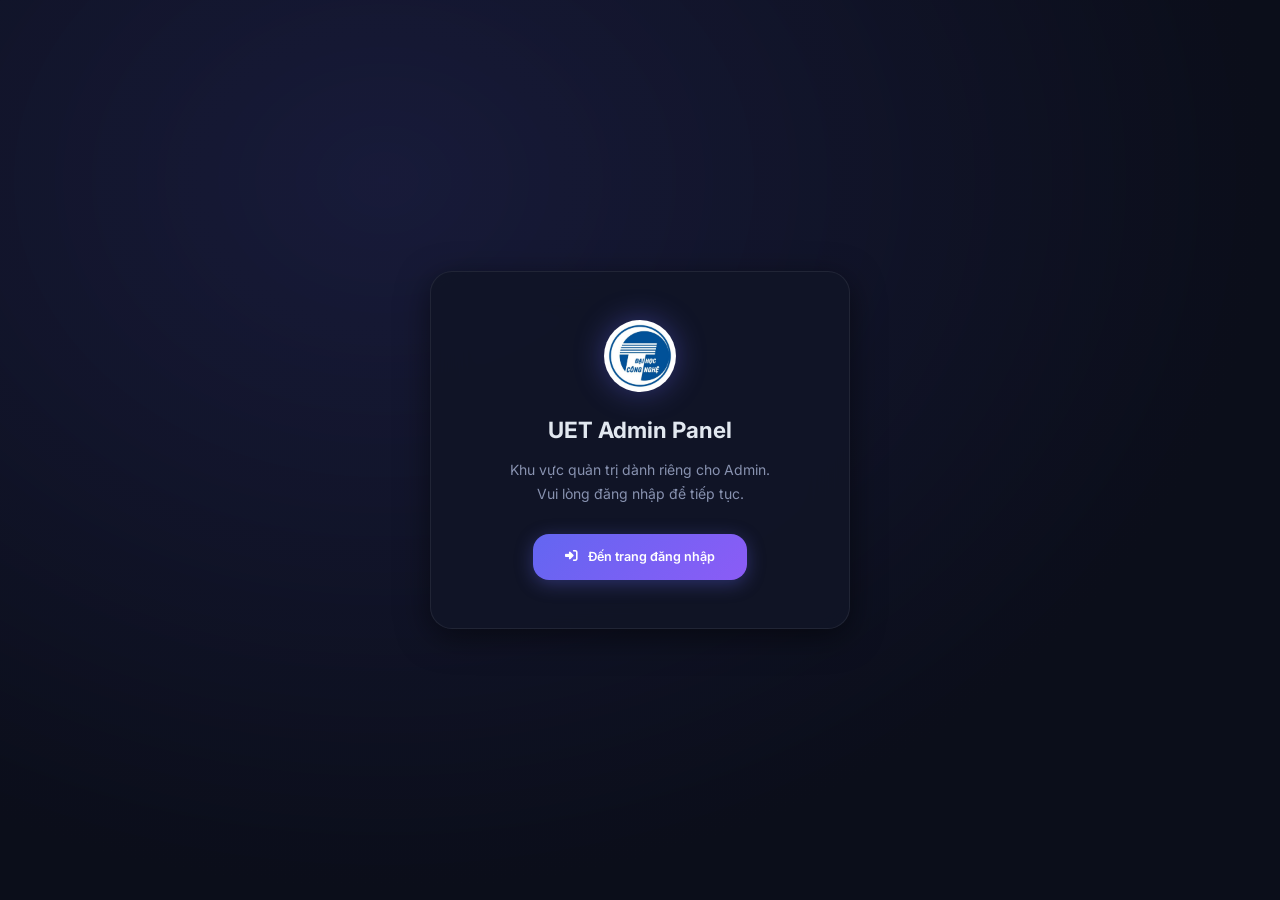
<file: frontend-admin/src/index.html>
<!DOCTYPE html>
<html lang="vi">
<head>
    <meta charset="UTF-8">
    <meta name="viewport" content="width=device-width, initial-scale=1.0">
    <meta name="description" content="UET RAG Admin Dashboard – Quản trị hệ thống RAG Chatbot UET">
    <title>Admin Dashboard – UET RAG System</title>

    <!-- Favicon -->
    <link rel="icon" type="image/x-icon" href="favicon.ico">
    <link rel="icon" type="image/png" sizes="32x32" href="assets/vnu-uet.png">
    <link rel="icon" type="image/jpeg" href="assets/vnu-uet.jpg">
    <link rel="shortcut icon" type="image/x-icon" href="favicon.ico">
    <link rel="apple-touch-icon" href="assets/vnu-uet.png">

    <link rel="preconnect" href="https://fonts.googleapis.com">
    <link rel="preconnect" href="https://fonts.gstatic.com" crossorigin>
    <link href="https://fonts.googleapis.com/css2?family=Inter:wght@300;400;500;600;700;800&display=swap" rel="stylesheet">
    <link rel="stylesheet" href="https://cdnjs.cloudflare.com/ajax/libs/font-awesome/6.5.0/css/all.min.css">

    <link rel="stylesheet" href="css/style.css?v=1.0.9">
</head>
<body>

<!-- =====================================================================
     AUTH GUARD OVERLAY
====================================================================== -->
<div id="authOverlay" class="auth-overlay hidden">
    <div class="auth-card">
        <div class="auth-logo">
            <div class="logo-shield"><img src="assets/vnu-uet.png" alt="VNU UET Logo" class="brand-logo-img" style="width:100%;height:100%;object-fit:contain;border-radius:inherit;"></div>
        </div>
        <h1 class="auth-title">UET Admin Panel</h1>
        <p class="auth-subtitle">Khu vực quản trị dành riêng cho Admin.<br>Vui lòng đăng nhập để tiếp tục.</p>
        <a id="goToLoginBtn" href="#" class="auth-btn">
            <i class="fas fa-sign-in-alt"></i> Đến trang đăng nhập
        </a>
    </div>
</div>

<!-- =====================================================================
     ACCESS DENIED OVERLAY (role != admin)
====================================================================== -->
<div id="accessDeniedOverlay" class="auth-overlay hidden">
    <div class="auth-card">
        <div class="auth-logo">
            <div class="logo-shield danger"><i class="fas fa-ban"></i></div>
        </div>
        <h1 class="auth-title" style="color:#f87171;">Truy cập bị từ chối</h1>
        <p class="auth-subtitle">Tài khoản của bạn không có quyền Admin để truy cập trang này.</p>
        <a id="backToUserBtn" href="#" class="auth-btn" style="background:linear-gradient(135deg,#f87171,#ef4444);">
            <i class="fas fa-arrow-left"></i> Quay về trang Chatbot
        </a>
    </div>
</div>

<!-- =====================================================================
     MAIN ADMIN LAYOUT
====================================================================== -->
<div id="adminLayout" class="admin-layout hidden">

    <!-- ======= SIDEBAR ======= -->
    <aside class="sidebar" id="sidebar">
        <div class="sidebar-header">
            <div class="brand">
                <div class="brand-icon"><img src="assets/vnu-uet.png" alt="VNU UET Logo" class="brand-logo-img" style="width:100%;height:100%;object-fit:contain;border-radius:inherit;"></div>
                <div class="brand-text">
                    <span class="brand-name">UET Admin</span>
                    <span class="brand-tagline">Dashboard Quản trị</span>
                </div>
            </div>
            <button id="closeSidebarBtn" class="icon-btn sidebar-close-btn"><i class="fas fa-times"></i></button>
        </div>

        <nav class="sidebar-nav">
            <a href="#" class="nav-item active" data-page="overview" id="nav-overview">
                <i class="fas fa-chart-pie"></i><span>Tổng quan</span>
            </a>
            <a href="#" class="nav-item" data-page="documents" id="nav-documents">
                <i class="fas fa-file-pdf"></i><span>Quản lý tài liệu</span>
            </a>
            <a href="#" class="nav-item" data-page="users" id="nav-users">
                <i class="fas fa-users"></i><span>Quản lý người dùng</span>
            </a>
            <a href="#" class="nav-item" data-page="tasks" id="nav-tasks">
                <i class="fas fa-gears"></i><span>Hàng đợi Worker</span>
                <span class="nav-badge" id="taskBadge" style="display:none">0</span>
            </a>
        </nav>

        <div class="sidebar-footer">
            <div class="user-profile">
                <div class="user-avatar" id="adminAvatar">A</div>
                <div class="user-info">
                    <span class="user-name" id="adminName">Admin</span>
                    <span class="user-role-badge"><i class="fas fa-crown"></i> Administrator</span>
                </div>
            </div>
            <button id="logoutBtn" class="icon-btn logout-btn" title="Đăng xuất">
                <i class="fas fa-right-from-bracket"></i>
            </button>
        </div>
    </aside>

    <div id="sidebarOverlay" class="sidebar-overlay"></div>

    <!-- ======= MAIN CONTENT ======= -->
    <div class="main-content">

        <!-- Topbar -->
        <header class="topbar">
            <button id="openSidebarBtn" class="icon-btn topbar-menu-btn"><i class="fas fa-bars"></i></button>
            <div class="topbar-title">
                <i class="fas fa-chart-pie" id="topbarIcon"></i>
                <span id="topbarText">Tổng quan hệ thống</span>
            </div>
            <div class="topbar-right">
                <div class="topbar-time" id="topbarTime"></div>
                <button class="icon-btn" id="refreshBtn" title="Làm mới dữ liệu"><i class="fas fa-rotate-right"></i></button>
            </div>
        </header>

        <!-- ===== PAGE: OVERVIEW ===== -->
        <section id="page-overview" class="page-section">
            <!-- Stat Cards -->
            <div class="stats-grid">
                <div class="stat-card" id="stat-users">
                    <div class="stat-icon blue"><i class="fas fa-users"></i></div>
                    <div class="stat-body">
                        <div class="stat-value" id="statTotalUsers">–</div>
                        <div class="stat-label">Tổng người dùng</div>
                    </div>
                    <div class="stat-trend up"><i class="fas fa-arrow-trend-up"></i></div>
                </div>
                <div class="stat-card" id="stat-docs">
                    <div class="stat-icon purple"><i class="fas fa-file-pdf"></i></div>
                    <div class="stat-body">
                        <div class="stat-value" id="statTotalDocs">–</div>
                        <div class="stat-label">Tài liệu đã nạp</div>
                    </div>
                    <div class="stat-trend up"><i class="fas fa-arrow-trend-up"></i></div>
                </div>
                <div class="stat-card" id="stat-sessions">
                    <div class="stat-icon green"><i class="fas fa-comments"></i></div>
                    <div class="stat-body">
                        <div class="stat-value" id="statTotalSessions">–</div>
                        <div class="stat-label">Phiên chat tổng cộng</div>
                    </div>
                    <div class="stat-trend up"><i class="fas fa-arrow-trend-up"></i></div>
                </div>
                <div class="stat-card" id="stat-tasks">
                    <div class="stat-icon orange"><i class="fas fa-gears"></i></div>
                    <div class="stat-body">
                        <div class="stat-value" id="statPendingTasks">–</div>
                        <div class="stat-label">Task đang xử lý</div>
                    </div>
                </div>
            </div>

            <!-- Activity & Quick Upload -->
            <div class="overview-grid">
                <div class="card">
                    <div class="card-header">
                        <h3 class="card-title"><i class="fas fa-clock-rotate-left"></i> Hoạt động gần đây</h3>
                    </div>
                    <div class="card-body" id="recentActivity">
                        <div class="placeholder-anim"></div>
                        <div class="placeholder-anim short"></div>
                        <div class="placeholder-anim"></div>
                        <div class="placeholder-anim short"></div>
                    </div>
                </div>
                <div class="card">
                    <div class="card-header">
                        <h3 class="card-title"><i class="fas fa-upload"></i> Tải tài liệu nhanh</h3>
                    </div>
                    <div class="card-body">
                        <div class="drop-zone mini" id="miniDropZone">
                            <i class="fas fa-cloud-arrow-up"></i>
                            <p>Kéo thả hoặc <label for="miniFileInput" class="browse-link">chọn file PDF</label></p>
                            <input type="file" id="miniFileInput" accept=".pdf,.docx" hidden>
                        </div>
                        <div id="miniUploadStatus"></div>
                    </div>
                </div>
            </div>
        </section>

        <!-- ===== PAGE: DOCUMENTS ===== -->
        <section id="page-documents" class="page-section hidden">
            <div class="page-toolbar">
                <div class="toolbar-left">
                    <div class="search-box">
                        <i class="fas fa-magnifying-glass"></i>
                        <input type="text" id="docSearchInput" placeholder="Tìm kiếm tài liệu...">
                    </div>
                </div>
                <button class="btn-primary" id="openUploadModalBtn">
                    <i class="fas fa-plus"></i> Tải lên tài liệu
                </button>
            </div>

            <div class="card">
                <div class="card-body p0">
                    <table class="data-table" id="docsTable">
                        <thead>
                            <tr>
                                <th>#</th>
                                <th>Tên tài liệu</th>
                                <th>Loại</th>
                                <th>Kích thước</th>
                                <th>Trạng thái</th>
                                <th>Ngày tải</th>
                                <th>Hành động</th>
                            </tr>
                        </thead>
                        <tbody id="docsTableBody">
                            <tr><td colspan="7" class="table-loading"><i class="fas fa-spinner fa-spin"></i> Đang tải...</td></tr>
                        </tbody>
                    </table>
                </div>
            </div>
        </section>

        <!-- ===== PAGE: USERS ===== -->
        <section id="page-users" class="page-section hidden">
            <div class="page-toolbar">
                <div class="toolbar-left">
                    <div class="search-box">
                        <i class="fas fa-magnifying-glass"></i>
                        <input type="text" id="userSearchInput" placeholder="Tìm kiếm người dùng...">
                    </div>
                    <select id="roleFilter" class="filter-select">
                        <option value="">Tất cả role</option>
                        <option value="student">Student</option>
                        <option value="admin">Admin</option>
                    </select>
                </div>
                <div class="stat-pill"><i class="fas fa-users"></i> Tổng: <strong id="userCountPill">0</strong></div>
            </div>

            <div class="card">
                <div class="card-body p0">
                    <table class="data-table" id="usersTable">
                        <thead>
                            <tr>
                                <th>#</th>
                                <th>Người dùng</th>
                                <th>Email</th>
                                <th>Role</th>
                                <th>Ngày tạo</th>
                                <th>Phiên chat</th>
                                <th>Hành động</th>
                            </tr>
                        </thead>
                        <tbody id="usersTableBody">
                            <tr><td colspan="7" class="table-loading"><i class="fas fa-spinner fa-spin"></i> Đang tải...</td></tr>
                        </tbody>
                    </table>
                </div>
            </div>
        </section>

        <!-- ===== PAGE: TASKS ===== -->
        <section id="page-tasks" class="page-section hidden">
            <div class="page-toolbar">
                <div class="toolbar-left">
                    <span class="toolbar-desc"><i class="fas fa-info-circle"></i> Theo dõi trạng thái xử lý tài liệu của Worker</span>
                </div>
                <button class="btn-secondary" id="refreshTasksBtn">
                    <i class="fas fa-rotate-right"></i> Làm mới
                </button>
            </div>
            <div class="tasks-list" id="tasksList">
                <div class="table-loading"><i class="fas fa-spinner fa-spin"></i> Đang tải...</div>
            </div>
        </section>

    </div><!-- end main-content -->
</div><!-- end adminLayout -->

<!-- =====================================================================
     UPLOAD MODAL
====================================================================== -->
<div id="uploadModal" class="modal-overlay hidden">
    <div class="modal-card wide">
        <div class="modal-head">
            <h3><i class="fas fa-cloud-arrow-up"></i> Tải lên tài liệu mới</h3>
            <button class="icon-btn modal-close-btn" id="closeUploadModalBtn"><i class="fas fa-times"></i></button>
        </div>
        <div class="modal-body">
            <div class="drop-zone" id="dropZone">
                <div class="drop-zone-inner">
                    <i class="fas fa-file-arrow-up drop-zone-icon"></i>
                    <h4>Kéo & thả file vào đây</h4>
                    <p>Hỗ trợ định dạng <strong>PDF</strong> và <strong>DOCX</strong> – Tối đa 50MB mỗi file</p>
                    <label for="fileInput" class="btn-secondary" style="cursor:pointer;display:inline-flex;">
                        <i class="fas fa-folder-open"></i> Chọn file từ máy tính
                    </label>
                    <input type="file" id="fileInput" accept=".pdf,.docx" multiple hidden>
                </div>
            </div>
            <div id="fileQueue" class="file-queue"></div>
        </div>
        <div class="modal-foot">
            <button class="btn-secondary" id="cancelUploadBtn">Huỷ</button>
            <button class="btn-primary" id="startUploadBtn" disabled>
                <i class="fas fa-upload"></i> Bắt đầu tải lên
            </button>
        </div>
    </div>
</div>

<!-- =====================================================================
     CONFIRM MODAL
====================================================================== -->
<div id="confirmModal" class="modal-overlay hidden">
    <div class="modal-card">
        <div class="modal-icon-wrap"><i class="fas fa-triangle-exclamation" id="confirmIcon"></i></div>
        <h3 id="confirmTitle" class="modal-title">Xác nhận</h3>
        <p id="confirmDesc" class="modal-desc">Bạn có chắc chắn không?</p>
        <div class="modal-actions">
            <button class="btn-secondary" id="confirmCancelBtn">Huỷ</button>
            <button class="btn-danger" id="confirmOkBtn">Xác nhận</button>
        </div>
    </div>
</div>

<!-- =====================================================================
     USER DETAIL MODAL
====================================================================== -->
<div id="userDetailModal" class="modal-overlay hidden">
    <div class="modal-card">
        <div class="modal-head">
            <h3><i class="fas fa-id-card"></i> Chi tiết người dùng</h3>
            <button class="icon-btn modal-close-btn" id="closeUserDetailModalBtn"><i class="fas fa-times"></i></button>
        </div>
        <div class="modal-body" id="userDetailContent" style="padding: 1rem 0;"></div>
        <div class="modal-foot">
            <button class="btn-secondary" id="closeUserDetailBtn">Đóng</button>
        </div>
    </div>
</div>

<!-- =====================================================================
     EDIT USER MODAL
====================================================================== -->
<div id="editUserModal" class="modal-overlay hidden">
    <div class="modal-card">
        <div class="modal-head">
            <h3><i class="fas fa-user-pen"></i> Chỉnh sửa người dùng</h3>
            <button class="icon-btn modal-close-btn" id="closeEditUserModalBtn"><i class="fas fa-times"></i></button>
        </div>
        <form id="editUserForm">
            <div class="modal-body" style="display: flex; flex-direction: column; gap: 14px; padding: 1rem 0;">
                <input type="hidden" id="editUserId">
                <div class="form-group">
                    <label for="editFullName" style="font-size: 0.85rem; color: var(--text-secondary); display: block; margin-bottom: 6px;">Họ và tên</label>
                    <input type="text" id="editFullName" class="form-input" required style="width:100%; padding:10px 14px; border-radius:8px; border:1px solid var(--border); background:var(--bg-card); color:var(--text-main); font-size:0.9rem;">
                </div>
                <div class="form-group">
                    <label for="editEmail" style="font-size: 0.85rem; color: var(--text-secondary); display: block; margin-bottom: 6px;">Email</label>
                    <input type="email" id="editEmail" class="form-input" required style="width:100%; padding:10px 14px; border-radius:8px; border:1px solid var(--border); background:var(--bg-card); color:var(--text-main); font-size:0.9rem;">
                </div>
                <div class="form-group">
                    <label for="editRole" style="font-size: 0.85rem; color: var(--text-secondary); display: block; margin-bottom: 6px;">Vai trò (Role)</label>
                    <select id="editRole" class="form-input" style="width:100%; padding:10px 14px; border-radius:8px; border:1px solid var(--border); background:var(--bg-card); color:var(--text-main); font-size:0.9rem;">
                        <option value="student">Student</option>
                        <option value="admin">Admin</option>
                    </select>
                </div>
                <div class="form-group">
                    <label for="editPassword" style="font-size: 0.85rem; color: var(--text-secondary); display: block; margin-bottom: 6px;">Mật khẩu mới <span style="font-size:0.75rem; color:var(--text-muted);">(bỏ trống nếu không muốn đổi)</span></label>
                    <input type="password" id="editPassword" class="form-input" placeholder="Nhập mật khẩu mới..." style="width:100%; padding:10px 14px; border-radius:8px; border:1px solid var(--border); background:var(--bg-card); color:var(--text-main); font-size:0.9rem;">
                </div>
            </div>
            <div class="modal-foot">
                <button type="button" class="btn-secondary" id="cancelEditUserBtn">Hủy</button>
                <button type="submit" class="btn-primary" id="saveEditUserBtn"><i class="fas fa-save"></i> Lưu thay đổi</button>
            </div>
        </form>
    </div>
</div>

<!-- Toast Container -->
<div id="toastContainer" class="toast-container"></div>

<script type="module" src="js/main.js?v=1.0.4"></script>
</body>
</html>
</file>
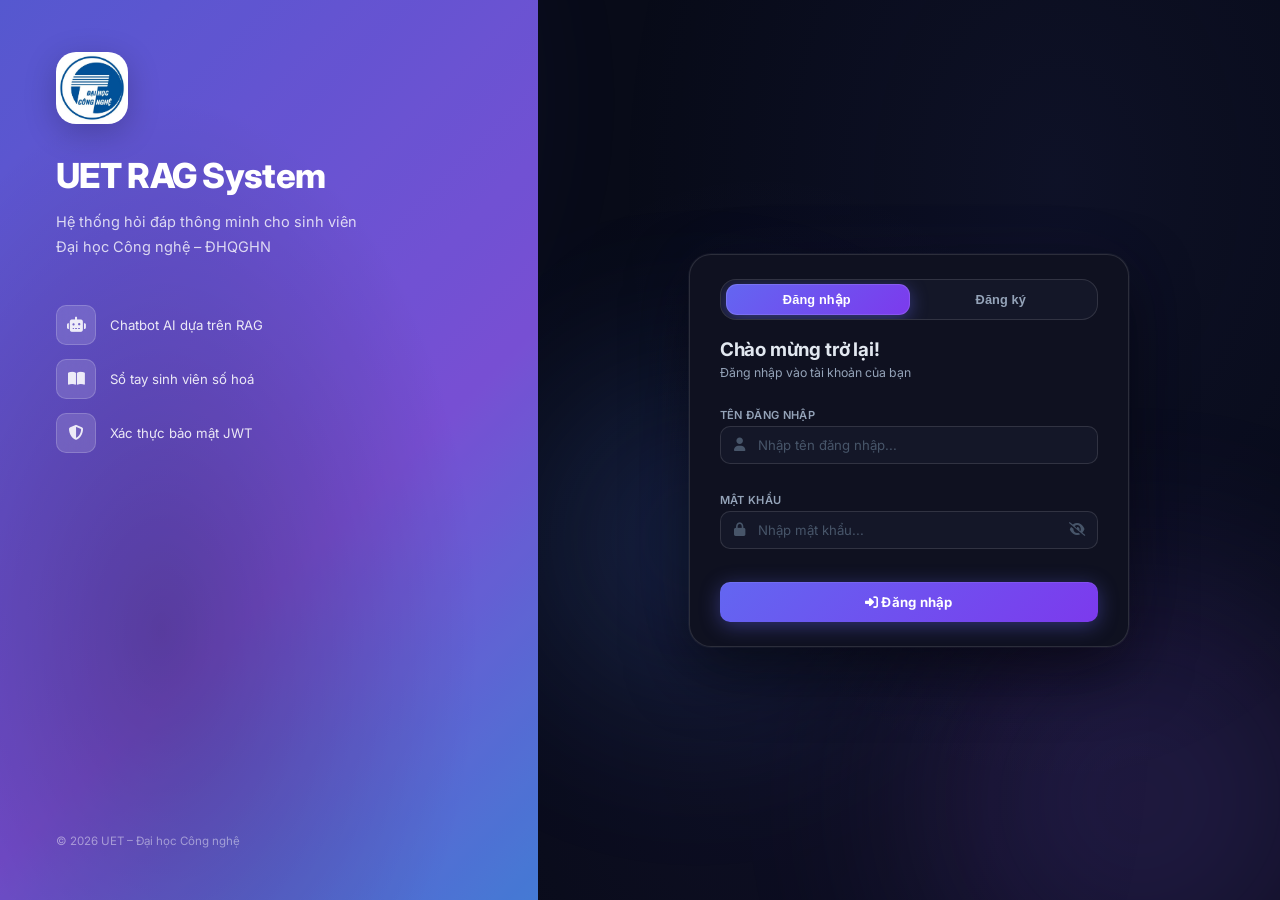
<file: frontend-login/src/index.html>
<!DOCTYPE html>
<html lang="vi">
<head>
    <meta charset="UTF-8">
    <meta name="viewport" content="width=device-width, initial-scale=1.0">
    <meta name="description" content="UET RAG System – Đăng nhập và Đăng ký tài khoản">
    <title>UET RAG System – Đăng nhập</title>

    <!-- Favicon -->
    <link rel="icon" type="image/x-icon" href="favicon.ico">
    <link rel="icon" type="image/png" sizes="32x32" href="assets/vnu-uet.png">
    <link rel="icon" type="image/jpeg" href="assets/vnu-uet.jpg">
    <link rel="shortcut icon" type="image/x-icon" href="favicon.ico">
    <link rel="apple-touch-icon" href="assets/vnu-uet.png">

    <link rel="preconnect" href="https://fonts.googleapis.com">
    <link rel="preconnect" href="https://fonts.gstatic.com" crossorigin>
    <link href="https://fonts.googleapis.com/css2?family=Inter:wght@300;400;500;600;700;800&display=swap" rel="stylesheet">
    <link rel="stylesheet" href="https://cdnjs.cloudflare.com/ajax/libs/font-awesome/6.5.0/css/all.min.css">
    <link rel="stylesheet" href="css/style.css?v=1.0.9">
</head>
<body>

<!-- Background animated blobs -->
<div class="bg-blobs" aria-hidden="true">
    <div class="blob blob-1"></div>
    <div class="blob blob-2"></div>
    <div class="blob blob-3"></div>
</div>

<!-- =========================================================
     MAIN CARD
========================================================= -->
<main class="auth-page">

    <!-- LEFT PANEL – Branding -->
    <div class="brand-panel">
        <div class="brand-content">
            <div class="brand-logo">
                <img src="assets/vnu-uet.png" alt="VNU UET Logo" class="brand-logo-img" style="width:100%;height:100%;object-fit:contain;border-radius:inherit;">
            </div>
            <h1 class="brand-title">UET RAG System</h1>
            <p class="brand-desc">
                Hệ thống hỏi đáp thông minh cho sinh viên<br>
                Đại học Công nghệ – ĐHQGHN
            </p>
            <div class="brand-features">
                <div class="feature-item">
                    <i class="fas fa-robot"></i>
                    <span>Chatbot AI dựa trên RAG</span>
                </div>
                <div class="feature-item">
                    <i class="fas fa-book-open"></i>
                    <span>Sổ tay sinh viên số hoá</span>
                </div>
                <div class="feature-item">
                    <i class="fas fa-shield-halved"></i>
                    <span>Xác thực bảo mật JWT</span>
                </div>
            </div>
        </div>
        <div class="brand-footer">
            © 2026 UET – Đại học Công nghệ
        </div>
    </div>

    <!-- RIGHT PANEL – Form -->
    <div class="form-panel">
        <div class="form-card">

            <!-- Tab switcher -->
            <div class="tab-switcher" role="tablist">
                <button class="tab-btn active" id="tabLogin" role="tab" aria-selected="true" data-tab="login">
                    Đăng nhập
                </button>
                <button class="tab-btn" id="tabRegister" role="tab" aria-selected="false" data-tab="register">
                    Đăng ký
                </button>
                <div class="tab-slider" id="tabSlider"></div>
            </div>

            <!-- ===== LOGIN FORM ===== -->
            <form id="loginForm" class="auth-form" novalidate>
                <div class="form-header">
                    <h2>Chào mừng trở lại!</h2>
                    <p>Đăng nhập vào tài khoản của bạn</p>
                </div>

                <div class="form-group" id="lg-username-group">
                    <label for="lgUsername">Tên đăng nhập</label>
                    <div class="input-wrap">
                        <i class="fas fa-user input-icon"></i>
                        <input
                            type="text"
                            id="lgUsername"
                            name="username"
                            placeholder="Nhập tên đăng nhập..."
                            autocomplete="username"
                            required
                        >
                    </div>
                    <span class="field-error" id="lg-username-err"></span>
                </div>

                <div class="form-group" id="lg-password-group">
                    <label for="lgPassword">Mật khẩu</label>
                    <div class="input-wrap">
                        <i class="fas fa-lock input-icon"></i>
                        <input
                            type="password"
                            id="lgPassword"
                            name="password"
                            placeholder="Nhập mật khẩu..."
                            autocomplete="current-password"
                            required
                        >
                        <button type="button" class="toggle-pass" data-target="lgPassword" tabindex="-1">
                            <i class="fas fa-eye-slash"></i>
                        </button>
                    </div>
                    <span class="field-error" id="lg-password-err"></span>
                </div>

                <div id="loginAlert" class="alert-box hidden"></div>

                <button type="submit" class="submit-btn" id="loginBtn">
                    <span class="btn-text">
                        <i class="fas fa-sign-in-alt"></i> Đăng nhập
                    </span>
                    <span class="btn-spinner hidden"><i class="fas fa-spinner fa-spin"></i> Đang xử lý...</span>
                </button>
            </form>

            <!-- ===== REGISTER FORM ===== -->
            <form id="registerForm" class="auth-form" style="display:none" novalidate>
                <div class="form-header">
                    <h2>Tạo tài khoản mới</h2>
                    <p>Đăng ký để sử dụng UET Chatbot</p>
                </div>

                <div class="form-group" id="rg-fullname-group">
                    <label for="rgFullname">Họ và tên</label>
                    <div class="input-wrap">
                        <i class="fas fa-id-card input-icon"></i>
                        <input type="text" id="rgFullname" name="full_name" placeholder="Nguyễn Văn A" required>
                    </div>
                    <span class="field-error" id="rg-fullname-err"></span>
                </div>

                <div class="form-group" id="rg-username-group">
                    <label for="rgUsername">Tên đăng nhập</label>
                    <div class="input-wrap">
                        <i class="fas fa-user input-icon"></i>
                        <input type="text" id="rgUsername" name="username" placeholder="vd: nguyenvana" required>
                    </div>
                    <span class="field-error" id="rg-username-err"></span>
                </div>

                <div class="form-group" id="rg-email-group">
                    <label for="rgEmail">Email</label>
                    <div class="input-wrap">
                        <i class="fas fa-envelope input-icon"></i>
                        <input type="email" id="rgEmail" name="email" placeholder="vd@uet.vnu.edu.vn" required>
                    </div>
                    <span class="field-error" id="rg-email-err"></span>
                </div>

                <div class="form-group" id="rg-password-group">
                    <label for="rgPassword">Mật khẩu</label>
                    <div class="input-wrap">
                        <i class="fas fa-lock input-icon"></i>
                        <input type="password" id="rgPassword" name="password" placeholder="Ít nhất 8 ký tự" required>
                        <button type="button" class="toggle-pass" data-target="rgPassword" tabindex="-1">
                            <i class="fas fa-eye-slash"></i>
                        </button>
                    </div>
                    <span class="field-error" id="rg-password-err"></span>
                    <div class="password-strength" id="pwStrength">
                        <div class="strength-bars">
                            <div class="bar" id="bar1"></div>
                            <div class="bar" id="bar2"></div>
                            <div class="bar" id="bar3"></div>
                            <div class="bar" id="bar4"></div>
                        </div>
                        <span id="strengthLabel">Nhập mật khẩu</span>
                    </div>
                </div>

                <div class="form-group" id="rg-confirm-password-group">
                    <label for="rgConfirmPassword">Nhập lại mật khẩu</label>
                    <div class="input-wrap">
                        <i class="fas fa-key input-icon"></i>
                        <input type="password" id="rgConfirmPassword" name="confirm_password" placeholder="Nhập lại mật khẩu để xác nhận" required>
                        <button type="button" class="toggle-pass" data-target="rgConfirmPassword" tabindex="-1">
                            <i class="fas fa-eye-slash"></i>
                        </button>
                    </div>
                    <span class="field-error" id="rg-confirm-password-err"></span>
                </div>

                <div id="registerAlert" class="alert-box hidden"></div>

                <button type="submit" class="submit-btn" id="registerBtn">
                    <span class="btn-text">
                        <i class="fas fa-user-plus"></i> Tạo tài khoản
                    </span>
                    <span class="btn-spinner hidden"><i class="fas fa-spinner fa-spin"></i> Đang xử lý...</span>
                </button>
            </form>

        </div><!-- end form-card -->
    </div><!-- end form-panel -->

</main>

<!-- Toast -->
<div id="toastContainer" class="toast-container"></div>

<script type="module" src="js/app.js?v=1.0.7"></script>
</body>
</html>
</file>
<file: frontend-admin/src/css/style.css>
/* ==========================================================================
   UET RAG – ADMIN DASHBOARD – STYLE.CSS
   Design: Dark Mode Premium, Sidebar Layout
   ========================================================================== */

/* ---------- 1. DESIGN TOKENS ---------- */
:root {
  --bg-base:     #0b0e1a;
  --bg-surface:  #111526;
  --bg-elevated: #181d35;
  --bg-glass:    rgba(17,21,38,0.92);

  --accent:       #6366f1;
  --accent-hover: #818cf8;
  --accent-glow:  rgba(99,102,241,0.2);
  --gradient-brand: linear-gradient(135deg,#6366f1 0%,#8b5cf6 100%);

  --green:  #34d399; --green-bg:  rgba(52,211,153,0.12);
  --blue:   #60a5fa; --blue-bg:   rgba(96,165,250,0.12);
  --purple: #c084fc; --purple-bg: rgba(192,132,252,0.12);
  --orange: #fb923c; --orange-bg: rgba(251,146,60,0.12);
  --red:    #f87171; --red-bg:    rgba(248,113,113,0.12);

  --text-primary:   #e2e8f0;
  --text-secondary: #8892b0;
  --text-muted:     #4a5380;

  --border:       rgba(255,255,255,0.07);
  --border-focus: rgba(99,102,241,0.5);
  --shadow:       0 8px 32px rgba(0,0,0,0.5);

  --sidebar-w: 256px;
  --topbar-h:  62px;
  --radius:    10px;
  --radius-lg: 16px;
  --radius-xl: 22px;
  --font: 'Inter', system-ui, sans-serif;
  --ease: 0.22s cubic-bezier(0.4,0,0.2,1);
}

/* ---------- 2. RESET ---------- */
*,*::before,*::after{box-sizing:border-box;margin:0;padding:0}
html{font-size:14px}
body{font-family:var(--font);background:var(--bg-base);color:var(--text-primary);height:100vh;overflow:hidden;line-height:1.6}
a{color:inherit;text-decoration:none}
button{cursor:pointer;border:none;background:none;font-family:var(--font)}
input,select,textarea{font-family:var(--font)}
.hidden{display:none!important}

/* ---------- 3. AUTH OVERLAY ---------- */
.auth-overlay{
  position:fixed;inset:0;
  background:radial-gradient(ellipse at 30% 20%,rgba(99,102,241,.15) 0%,var(--bg-base) 70%);
  display:flex;align-items:center;justify-content:center;z-index:999;
}
.auth-card{
  background:var(--bg-glass);backdrop-filter:blur(20px);
  border:1px solid var(--border);border-radius:var(--radius-xl);
  padding:48px 40px;max-width:420px;width:90%;text-align:center;
  box-shadow:var(--shadow);animation:fadeUp .5s ease both;
}
.logo-shield{
  width:72px;height:72px;border-radius:50%;
  background:#ffffff;
  display:inline-flex;align-items:center;justify-content:center;
  font-size:30px;color:#fff;
  box-shadow:0 0 30px rgba(99,102,241,.4);margin-bottom:20px;
  overflow:hidden !important;border:2px solid var(--border);
  box-sizing:border-box;
}
.logo-shield.danger{background:linear-gradient(135deg,#f87171,#ef4444);box-shadow:0 0 30px rgba(248,113,113,.4);}
.auth-title{font-size:1.6rem;font-weight:700;margin-bottom:10px;}
.auth-subtitle{color:var(--text-secondary);margin-bottom:28px;line-height:1.7;}
.auth-btn{
  display:inline-flex;align-items:center;gap:10px;
  background:var(--gradient-brand);color:#fff;font-weight:600;font-size:.9rem;
  padding:13px 32px;border-radius:var(--radius-lg);
  box-shadow:0 4px 18px rgba(99,102,241,.35);
  transition:opacity var(--ease),transform var(--ease);
}
.auth-btn:hover{opacity:.88;transform:translateY(-2px);}

/* ---------- 4. LAYOUT ---------- */
.admin-layout{display:flex;height:100vh;width:100vw;overflow:hidden;}

/* ---------- 5. SIDEBAR ---------- */
.sidebar{
  width:var(--sidebar-w);flex-shrink:0;
  background:var(--bg-surface);border-right:1px solid var(--border);
  display:flex;flex-direction:column;height:100vh;
  transition:transform var(--ease);z-index:200;
}
.sidebar-header{
  display:flex;align-items:center;justify-content:space-between;
  padding:20px 16px 14px;border-bottom:1px solid var(--border);
}
.brand{display:flex;align-items:center;gap:12px;}
.brand-icon{
  width:38px;height:38px;border-radius:var(--radius);
  background:#ffffff;
  display:flex;align-items:center;justify-content:center;
  font-size:17px;color:#fff;box-shadow:0 0 16px var(--accent-glow);flex-shrink:0;
  overflow:hidden !important;border:1px solid var(--border);
  box-sizing:border-box;
}
.brand-logo-img{
  width:100% !important;
  height:100% !important;
  max-width:100% !important;
  max-height:100% !important;
  object-fit:contain !important;
  border-radius:inherit;
  display:block;
}
.brand-name{display:block;font-weight:700;font-size:.95rem;}
.brand-tagline{display:block;font-size:.7rem;color:var(--text-secondary);}
.sidebar-close-btn{display:none;}

/* Nav */
.sidebar-nav{flex:1;padding:12px 10px;overflow-y:auto;display:flex;flex-direction:column;gap:3px;}
.nav-item{
  display:flex;align-items:center;gap:12px;
  padding:10px 12px;border-radius:var(--radius);
  color:var(--text-secondary);font-size:.88rem;font-weight:500;
  transition:background var(--ease),color var(--ease);position:relative;
}
.nav-item i{width:18px;text-align:center;font-size:15px;}
.nav-item:hover{background:var(--bg-elevated);color:var(--text-primary);}
.nav-item.active{
  background:var(--accent-glow);color:var(--accent-hover);
  border:1px solid var(--border-focus);
}
.nav-badge{
  margin-left:auto;background:var(--accent);color:#fff;
  font-size:.68rem;font-weight:700;padding:2px 7px;border-radius:20px;
}

/* Footer */
.sidebar-footer{
  display:flex;align-items:center;gap:10px;
  padding:14px 16px;border-top:1px solid var(--border);
}
.user-profile{display:flex;align-items:center;gap:10px;flex:1;min-width:0;}
.user-avatar{
  width:36px;height:36px;border-radius:50%;
  background:var(--gradient-brand);color:#fff;
  display:flex;align-items:center;justify-content:center;
  font-weight:700;font-size:.9rem;flex-shrink:0;
}
.user-name{display:block;font-size:.87rem;font-weight:600;white-space:nowrap;overflow:hidden;text-overflow:ellipsis;}
.user-role-badge{display:flex;align-items:center;gap:4px;font-size:.68rem;color:var(--accent-hover);}

/* Icon buttons */
.icon-btn{
  width:34px;height:34px;border-radius:var(--radius);
  display:flex;align-items:center;justify-content:center;
  color:var(--text-secondary);font-size:14px;
  transition:background var(--ease),color var(--ease);flex-shrink:0;
}
.icon-btn:hover{background:var(--bg-elevated);color:var(--text-primary);}
.logout-btn:hover{color:var(--red)!important;background:var(--red-bg)!important;}

/* ---------- 6. SIDEBAR OVERLAY ---------- */
.sidebar-overlay{display:none;position:fixed;inset:0;background:rgba(0,0,0,.65);z-index:190;backdrop-filter:blur(2px);}

/* ---------- 7. MAIN CONTENT ---------- */
.main-content{flex:1;display:flex;flex-direction:column;height:100vh;overflow:hidden;}

/* Topbar */
.topbar{
  height:var(--topbar-h);display:flex;align-items:center;gap:12px;
  padding:0 24px;border-bottom:1px solid var(--border);
  background:rgba(11,14,26,.88);backdrop-filter:blur(12px);flex-shrink:0;z-index:10;
}
.topbar-menu-btn{display:none;}
.topbar-title{
  display:flex;align-items:center;gap:9px;
  font-weight:600;font-size:.95rem;flex:1;
}
.topbar-title i{color:var(--accent-hover);}
.topbar-right{display:flex;align-items:center;gap:10px;}
.topbar-time{font-size:.8rem;color:var(--text-muted);font-variant-numeric:tabular-nums;}

/* ---------- 8. PAGE SECTIONS ---------- */
.page-section{flex:1;overflow-y:auto;padding:24px;display:flex;flex-direction:column;gap:20px;}
.page-section::-webkit-scrollbar{width:5px;}
.page-section::-webkit-scrollbar-thumb{background:var(--bg-elevated);border-radius:4px;}

/* Stats grid */
.stats-grid{display:grid;grid-template-columns:repeat(4,1fr);gap:16px;}
.stat-card{
  background:var(--bg-surface);border:1px solid var(--border);border-radius:var(--radius-lg);
  padding:20px;display:flex;align-items:center;gap:16px;
  transition:transform var(--ease),box-shadow var(--ease);
  animation:fadeUp .4s ease both;
}
.stat-card:hover{transform:translateY(-3px);box-shadow:0 8px 24px rgba(0,0,0,.35);}
.stat-icon{
  width:48px;height:48px;border-radius:var(--radius);
  display:flex;align-items:center;justify-content:center;font-size:20px;flex-shrink:0;
}
.stat-icon.blue{background:var(--blue-bg);color:var(--blue);}
.stat-icon.purple{background:var(--purple-bg);color:var(--purple);}
.stat-icon.green{background:var(--green-bg);color:var(--green);}
.stat-icon.orange{background:var(--orange-bg);color:var(--orange);}
.stat-body{flex:1;}
.stat-value{font-size:1.8rem;font-weight:800;line-height:1;}
.stat-label{font-size:.75rem;color:var(--text-secondary);margin-top:4px;}
.stat-trend{font-size:.85rem;}
.stat-trend.up{color:var(--green);}

/* Overview 2-col grid */
.overview-grid{display:grid;grid-template-columns:1fr 1fr;gap:16px;}

/* Card */
.card{
  background:var(--bg-surface);border:1px solid var(--border);
  border-radius:var(--radius-lg);overflow:hidden;
  animation:fadeUp .4s ease .1s both;
}
.card-header{
  display:flex;align-items:center;justify-content:space-between;
  padding:16px 20px;border-bottom:1px solid var(--border);
}
.card-title{display:flex;align-items:center;gap:9px;font-size:.9rem;font-weight:600;}
.card-title i{color:var(--accent-hover);}
.card-body{padding:20px;}
.card-body.p0{padding:0;}

/* Placeholder skeleton */
.placeholder-anim{
  height:16px;background:linear-gradient(90deg,var(--bg-elevated) 25%,var(--bg-surface) 50%,var(--bg-elevated) 75%);
  background-size:200%;border-radius:6px;margin-bottom:12px;
  animation:shimmer 1.5s infinite;
}
.placeholder-anim.short{width:60%;}

/* Activity Items */
.activity-item{display:flex;align-items:flex-start;gap:12px;padding:10px 0;border-bottom:1px solid var(--border);}
.activity-item:last-child{border-bottom:none;}
.activity-dot{width:8px;height:8px;border-radius:50%;background:var(--accent);flex-shrink:0;margin-top:6px;}
.activity-dot.green{background:var(--green);}
.activity-dot.orange{background:var(--orange);}
.activity-text{font-size:.83rem;color:var(--text-secondary);flex:1;}
.activity-text strong{color:var(--text-primary);}
.activity-time{font-size:.72rem;color:var(--text-muted);}

/* Page toolbar */
.page-toolbar{display:flex;align-items:center;justify-content:space-between;gap:12px;flex-wrap:wrap;}
.toolbar-left{display:flex;align-items:center;gap:10px;flex-wrap:wrap;}
.toolbar-desc{font-size:.84rem;color:var(--text-secondary);}

.search-box{
  display:flex;align-items:center;gap:8px;
  background:var(--bg-surface);border:1px solid var(--border);border-radius:var(--radius);
  padding:8px 14px;min-width:240px;
  transition:border-color var(--ease);
}
.search-box:focus-within{border-color:var(--border-focus);}
.search-box i{color:var(--text-muted);}
.search-box input{background:none;border:none;outline:none;color:var(--text-primary);font-size:.87rem;flex:1;}
.search-box input::placeholder{color:var(--text-muted);}

.filter-select{
  background:var(--bg-surface);border:1px solid var(--border);border-radius:var(--radius);
  padding:8px 12px;color:var(--text-primary);font-size:.84rem;outline:none;cursor:pointer;
}
.filter-select:focus{border-color:var(--border-focus);}
.stat-pill{
  display:flex;align-items:center;gap:6px;font-size:.83rem;
  color:var(--text-secondary);background:var(--bg-surface);
  border:1px solid var(--border);border-radius:var(--radius);padding:7px 14px;
}
.stat-pill strong{color:var(--text-primary);}

/* Buttons */
.btn-primary{
  display:inline-flex;align-items:center;gap:8px;
  background:var(--gradient-brand);color:#fff;font-weight:600;font-size:.86rem;
  padding:9px 20px;border-radius:var(--radius);
  box-shadow:0 4px 14px rgba(99,102,241,.3);
  transition:opacity var(--ease),transform var(--ease);
}
.btn-primary:hover{opacity:.88;transform:translateY(-1px);}
.btn-primary:disabled{opacity:.4;cursor:not-allowed;transform:none;}

.btn-secondary{
  display:inline-flex;align-items:center;gap:8px;
  background:var(--bg-elevated);color:var(--text-primary);font-weight:500;font-size:.86rem;
  padding:9px 18px;border-radius:var(--radius);border:1px solid var(--border);
  transition:background var(--ease),border-color var(--ease);
}
.btn-secondary:hover{background:var(--bg-surface);border-color:var(--text-muted);}

.btn-danger{
  display:inline-flex;align-items:center;gap:8px;
  background:var(--red);color:#fff;font-weight:600;font-size:.86rem;
  padding:9px 20px;border-radius:var(--radius);
  box-shadow:0 4px 14px rgba(248,113,113,.3);
  transition:opacity var(--ease);
}
.btn-danger:hover{opacity:.85;}

/* ---------- 9. DATA TABLE ---------- */
.data-table{width:100%;border-collapse:collapse;}
.data-table th{
  padding:13px 18px;text-align:left;font-size:.74rem;font-weight:600;
  text-transform:uppercase;letter-spacing:.06em;color:var(--text-muted);
  background:var(--bg-elevated);border-bottom:1px solid var(--border);position:sticky;top:0;z-index:1;
}
.data-table td{
  padding:13px 18px;font-size:.85rem;color:var(--text-secondary);
  border-bottom:1px solid var(--border);transition:background var(--ease);
}
.data-table tr:hover td{background:var(--bg-elevated);}
.data-table tr:last-child td{border-bottom:none;}
.table-loading{text-align:center;padding:40px;color:var(--text-muted);}

.td-name{font-weight:500;color:var(--text-primary);}
.td-avatar{display:flex;align-items:center;gap:10px;}
.td-avatar-icon{
  width:32px;height:32px;border-radius:50%;background:var(--gradient-brand);
  color:#fff;display:flex;align-items:center;justify-content:center;font-size:.8rem;font-weight:700;
}

/* Status badges */
.badge{
  display:inline-flex;align-items:center;gap:5px;
  padding:3px 10px;border-radius:20px;font-size:.73rem;font-weight:600;
}
.badge-success{background:var(--green-bg);color:var(--green);}
.badge-warning{background:var(--orange-bg);color:var(--orange);}
.badge-error  {background:var(--red-bg);color:var(--red);}
.badge-info   {background:var(--blue-bg);color:var(--blue);}
.badge-purple {background:var(--purple-bg);color:var(--purple);}

/* Table action buttons */
.tbl-btn{
  display:inline-flex;align-items:center;gap:5px;
  padding:5px 11px;border-radius:var(--radius);font-size:.77rem;font-weight:500;
  border:1px solid var(--border);color:var(--text-secondary);
  transition:background var(--ease),color var(--ease),border-color var(--ease);
}
.tbl-btn:hover{background:var(--bg-elevated);color:var(--text-primary);}
.tbl-btn.danger:hover{background:var(--red-bg);color:var(--red);border-color:rgba(248,113,113,.3);}

/* ---------- 10. DROP ZONE ---------- */
.drop-zone{
  border:2px dashed var(--border-focus);border-radius:var(--radius-lg);
  padding:40px 24px;text-align:center;cursor:pointer;
  transition:background var(--ease),border-color var(--ease);background:var(--accent-glow);
}
.drop-zone:hover,.drop-zone.dragover{background:rgba(99,102,241,.12);border-color:var(--accent-hover);}
.drop-zone-icon{font-size:3rem;color:var(--accent-hover);margin-bottom:16px;display:block;}
.drop-zone h4{font-size:1.05rem;font-weight:600;margin-bottom:8px;}
.drop-zone p{color:var(--text-secondary);font-size:.85rem;margin-bottom:16px;}
.browse-link{color:var(--accent-hover);cursor:pointer;font-weight:600;}
.browse-link:hover{text-decoration:underline;}

/* Mini drop zone */
.drop-zone.mini{padding:20px;border-radius:var(--radius);}
.drop-zone.mini i{font-size:1.8rem;color:var(--accent-hover);display:block;margin-bottom:8px;}
.drop-zone.mini p{font-size:.8rem;margin-bottom:0;}

/* File Queue */
.file-queue{display:flex;flex-direction:column;gap:8px;margin-top:16px;}
.file-item{
  display:flex;align-items:center;gap:12px;
  background:var(--bg-elevated);border:1px solid var(--border);
  border-radius:var(--radius);padding:10px 14px;
}
.file-icon{font-size:1.2rem;color:var(--accent-hover);}
.file-info{flex:1;min-width:0;}
.file-name{font-size:.84rem;font-weight:500;color:var(--text-primary);white-space:nowrap;overflow:hidden;text-overflow:ellipsis;}
.file-size{font-size:.72rem;color:var(--text-muted);}
.file-progress{height:3px;background:var(--border);border-radius:2px;margin-top:6px;}
.file-progress-bar{height:100%;border-radius:2px;background:var(--gradient-brand);transition:width .3s ease;}
.file-remove{color:var(--text-muted);font-size:13px;cursor:pointer;flex-shrink:0;}
.file-remove:hover{color:var(--red);}
.file-status-icon{font-size:1.1rem;flex-shrink:0;}

/* ---------- 11. TASKS LIST ---------- */
.tasks-list{display:flex;flex-direction:column;gap:12px;}
.task-card{
  background:var(--bg-surface);border:1px solid var(--border);
  border-radius:var(--radius-lg);padding:18px 20px;
  display:flex;align-items:center;gap:16px;
  animation:fadeUp .3s ease both;
}
.task-card-icon{
  width:44px;height:44px;border-radius:var(--radius);
  display:flex;align-items:center;justify-content:center;font-size:18px;flex-shrink:0;
}
.task-body{flex:1;}
.task-name{font-size:.9rem;font-weight:600;color:var(--text-primary);margin-bottom:4px;}
.task-meta{font-size:.77rem;color:var(--text-secondary);}
.task-id{font-size:.7rem;color:var(--text-muted);font-family:'Courier New',monospace;}

/* ---------- 12. MODAL ---------- */
.modal-overlay{
  position:fixed;inset:0;z-index:2000;
  background:rgba(0,0,0,.7);backdrop-filter:blur(6px);
  display:flex;align-items:center;justify-content:center;
}
.modal-card{
  background:var(--bg-elevated);border:1px solid var(--border);
  border-radius:var(--radius-xl);max-width:480px;width:94%;
  box-shadow:var(--shadow);animation:fadeUp .3s ease both;overflow:hidden;
}
.modal-card.wide{max-width:680px;}
.modal-head{
  display:flex;align-items:center;justify-content:space-between;
  padding:18px 22px;border-bottom:1px solid var(--border);
  font-size:.95rem;font-weight:600;
}
.modal-head i{color:var(--accent-hover);margin-right:8px;}
.modal-close-btn{color:var(--text-muted);}
.modal-close-btn:hover{color:var(--red);background:var(--red-bg);}
.modal-body{padding:22px;}
.modal-foot{
  display:flex;justify-content:flex-end;gap:10px;
  padding:16px 22px;border-top:1px solid var(--border);
}

/* Small confirm modal */
.modal-icon-wrap{font-size:2.2rem;color:#fbbf24;text-align:center;padding:24px 0 8px;}
.modal-title{font-size:1.05rem;font-weight:700;text-align:center;margin-bottom:8px;padding:0 24px;}
.modal-desc{font-size:.87rem;color:var(--text-secondary);text-align:center;padding:0 24px 24px;line-height:1.6;}
.modal-actions{display:flex;gap:10px;justify-content:center;padding:0 24px 24px;}

/* ---------- 13. TOAST ---------- */
.toast-container{position:fixed;top:20px;right:20px;display:flex;flex-direction:column;gap:8px;z-index:9999;max-width:340px;width:90%;}
.toast{
  display:flex;align-items:center;gap:12px;padding:13px 18px;
  border-radius:var(--radius);background:var(--bg-elevated);border:1px solid var(--border);
  box-shadow:var(--shadow);animation:slideIn .3s ease both;font-size:.86rem;
}
.toast-success{border-color:rgba(52,211,153,.4);}
.toast-error  {border-color:rgba(248,113,113,.4);}
.toast-info   {border-color:var(--border-focus);}
.toast i{font-size:1.05rem;flex-shrink:0;}
.toast-success i{color:var(--green);}
.toast-error   i{color:var(--red);}
.toast-info    i{color:var(--accent-hover);}
.toast-out{animation:slideOut .3s ease forwards;}

/* ---------- 14. ANIMATIONS ---------- */
@keyframes fadeUp {from{opacity:0;transform:translateY(16px)}to{opacity:1;transform:translateY(0)}}
@keyframes shimmer{0%{background-position:200% 0}100%{background-position:-200% 0}}
@keyframes slideIn{from{opacity:0;transform:translateX(36px)}to{opacity:1;transform:translateX(0)}}
@keyframes slideOut{to{opacity:0;transform:translateX(36px)}}

/* ---------- 15. RESPONSIVE ---------- */
@media(max-width:900px){.stats-grid{grid-template-columns:repeat(2,1fr);}}
@media(max-width:768px){
  .sidebar{position:fixed;top:0;left:0;height:100%;transform:translateX(-100%);}
  .sidebar.open{transform:translateX(0);}
  .sidebar-overlay.show{display:block;}
  .sidebar-close-btn{display:flex;}
  .topbar-menu-btn{display:flex;}
  .overview-grid{grid-template-columns:1fr;}
  .stats-grid{grid-template-columns:1fr 1fr;}
  .page-toolbar{flex-direction:column;align-items:flex-start;}
}
@media(max-width:480px){.stats-grid{grid-template-columns:1fr;}}
</file>
<file: frontend-login/src/css/style.css>
/* ==========================================================================
   UET RAG – FRONTEND-LOGIN – STYLE.CSS  v2.0
   Design: Split-screen · Deep Dark · Indigo-Purple Accent · Glassmorphism
   ========================================================================== */

:root {
  /* Core palette */
  --bg:           #080b18;
  --surface:      #0f1120;
  --surface-2:    #141728;

  /* Accent */
  --accent:       #6366f1;
  --accent-2:     #8b5cf6;
  --accent-3:     #4f8ef7;
  --gradient:     linear-gradient(135deg, #6366f1 0%, #8b5cf6 60%, #4f8ef7 100%);
  --gradient-btn: linear-gradient(135deg, #6366f1, #7c3aed);
  --accent-glow:  rgba(99, 102, 241, 0.30);

  /* Status */
  --green:      #34d399; --green-bg:  rgba(52, 211, 153, 0.10);
  --red:        #f87171; --red-bg:    rgba(248, 113, 113, 0.10);
  --yellow:     #fbbf24; --yellow-bg: rgba(251, 191, 36, 0.10);

  /* Text */
  --text:       #e2e8f0;
  --text-sub:   #94a3b8;
  --text-dim:   #475569;

  /* Borders */
  --border:     rgba(255, 255, 255, 0.07);
  --border-2:   rgba(255, 255, 255, 0.12);
  --border-f:   rgba(99, 102, 241, 0.60);

  /* Shape */
  --radius:     10px;
  --radius-lg:  16px;
  --radius-xl:  22px;
  --ease:       0.22s cubic-bezier(0.4, 0, 0.2, 1);
  --font:       'Inter', system-ui, sans-serif;
}

/* ──────────────────────────────────────────────────────────── */
.hidden { display: none !important; }

*, *::before, *::after { box-sizing: border-box; margin: 0; padding: 0; }
html { font-size: 15px; }

body {
  font-family: var(--font);
  background: var(--bg);
  color: var(--text);
  min-height: 100vh;
  overflow: hidden;
  position: relative;
}

/* ── BG BLOBS ───────────────────────────────────────────────── */
.bg-blobs { position: fixed; inset: 0; overflow: hidden; z-index: 0; pointer-events: none; }
.blob {
  position: absolute; border-radius: 50%;
  filter: blur(100px); opacity: 0.18;
  animation: blobFloat 14s ease-in-out infinite;
}
.blob-1 { width: 560px; height: 560px; background: #6366f1; top: -180px; left: -120px; animation-delay: 0s; }
.blob-2 { width: 440px; height: 440px; background: #8b5cf6; bottom: -120px; right: -80px;  animation-delay: -5s; }
.blob-3 { width: 320px; height: 320px; background: #4f8ef7; top: 42%; left: 42%; animation-delay: -10s; }

/* ── LAYOUT ─────────────────────────────────────────────────── */
.auth-page {
  position: relative; z-index: 1;
  display: flex; min-height: 100vh;
}

/* ── BRAND PANEL (LEFT) ─────────────────────────────────────── */
.brand-panel {
  width: 42%;
  background: var(--gradient);
  display: flex; flex-direction: column; justify-content: space-between;
  padding: 52px 56px;
  position: relative; overflow: hidden;
}
.brand-panel::before {
  content: '';
  position: absolute; inset: 0;
  background: radial-gradient(ellipse at 30% 70%, rgba(0,0,0,0.25) 0%, transparent 60%);
}
.brand-panel::after {
  content: '';
  position: absolute; inset: 0;
  background: rgba(0, 0, 0, 0.14);
}
.brand-content, .brand-footer { position: relative; z-index: 1; }

.brand-logo {
  width: 72px; height: 72px; border-radius: 20px;
  background: #ffffff;
  backdrop-filter: blur(12px);
  border: 1px solid rgba(255, 255, 255, 0.25);
  display: flex; align-items: center; justify-content: center;
  font-size: 32px; color: #fff; margin-bottom: 32px;
  box-shadow: 0 8px 32px rgba(0, 0, 0, 0.22);
  animation: floatBob 3.5s ease-in-out infinite;
  overflow: hidden !important;
  box-sizing: border-box;
}
.brand-logo img,
.brand-logo-img {
  width: 100% !important;
  height: 100% !important;
  max-width: 100% !important;
  max-height: 100% !important;
  object-fit: contain !important;
  border-radius: inherit;
  display: block;
}
.brand-title {
  font-size: 2.3rem; font-weight: 800; color: #fff;
  line-height: 1.15; margin-bottom: 14px;
  letter-spacing: -0.02em;
}
.brand-desc {
  color: rgba(255, 255, 255, 0.78);
  font-size: 0.97rem; line-height: 1.75; margin-bottom: 44px;
}

.brand-features { display: flex; flex-direction: column; gap: 14px; }
.feature-item {
  display: flex; align-items: center; gap: 14px;
  color: rgba(255, 255, 255, 0.88); font-size: 0.88rem;
}
.feature-item i {
  width: 40px; height: 40px; border-radius: var(--radius);
  background: rgba(255, 255, 255, 0.14);
  backdrop-filter: blur(8px);
  border: 1px solid rgba(255, 255, 255, 0.18);
  display: flex; align-items: center; justify-content: center;
  font-size: 15px; flex-shrink: 0;
}
.brand-footer { color: rgba(255, 255, 255, 0.45); font-size: 0.77rem; }

/* ── FORM PANEL (RIGHT) ─────────────────────────────────────── */
.form-panel {
  flex: 1;
  display: flex; flex-direction: column;
  padding: 24px 20px; overflow-y: auto;
  height: 100vh;
  background:
    radial-gradient(ellipse at 70% 20%, rgba(99, 102, 241, 0.07) 0%, transparent 60%),
    radial-gradient(ellipse at 30% 80%, rgba(139, 92, 246, 0.05) 0%, transparent 55%);
}

.form-panel::-webkit-scrollbar {
  width: 6px;
}
.form-panel::-webkit-scrollbar-track {
  background: rgba(0, 0, 0, 0.15);
}
.form-panel::-webkit-scrollbar-thumb {
  background: rgba(99, 102, 241, 0.4);
  border-radius: 4px;
}
.form-panel::-webkit-scrollbar-thumb:hover {
  background: rgba(99, 102, 241, 0.7);
}

.form-card {
  width: 100%; max-width: 440px;
  margin: auto;
  background: var(--surface);
  border: 1px solid var(--border-2);
  border-radius: var(--radius-xl);
  padding: 24px 30px;
  box-shadow:
    0 0 0 1px rgba(255, 255, 255, 0.04),
    0 24px 60px rgba(0, 0, 0, 0.55),
    0 0 80px rgba(99, 102, 241, 0.04);
  animation: slideInRight 0.5s cubic-bezier(0.4, 0, 0.2, 1) both;
}

/* ── TAB SWITCHER ───────────────────────────────────────────── */
.tab-switcher {
  display: flex; position: relative;
  background: var(--surface-2);
  border: 1px solid var(--border-2);
  border-radius: var(--radius-lg);
  padding: 4px;
  margin-bottom: 18px;
  overflow: hidden;
}

.tab-btn {
  flex: 1;
  padding: 8px 14px;
  font-size: 0.85rem;
  font-weight: 600;
  color: var(--text-sub);
  background: transparent;
  border: none;
  outline: none;
  cursor: pointer;
  border-radius: 11px;
  position: relative;
  z-index: 1;
  transition: color var(--ease);
  letter-spacing: 0.01em;
}
.tab-btn:hover {
  color: var(--text);
}
.tab-btn.active {
  color: #ffffff;
}

.tab-slider {
  position: absolute;
  top: 4px; bottom: 4px;
  background: var(--gradient-btn);
  border-radius: 11px;
  transition: left var(--ease), width var(--ease);
  z-index: 0;
  box-shadow:
    0 0 0 1px rgba(255, 255, 255, 0.12) inset,
    0 4px 18px rgba(99, 102, 241, 0.45);
}

/* ── FORM HEADER ────────────────────────────────────────────── */
.form-header { margin-bottom: 16px; }
.form-header h2 {
  font-size: 1.25rem; font-weight: 700;
  margin-bottom: 4px; letter-spacing: -0.01em;
  color: var(--text);
}
.form-header p  { color: var(--text-sub); font-size: 0.82rem; }

/* ── FORM GROUPS ────────────────────────────────────────────── */
.auth-form { display: flex; flex-direction: column; gap: 12px; }
.form-row  { display: grid; grid-template-columns: 1fr 1fr; gap: 14px; }

.form-group { display: flex; flex-direction: column; gap: 4px; }
.form-group label {
  font-size: 0.74rem; font-weight: 600;
  color: var(--text-sub);
  letter-spacing: 0.03em;
  text-transform: uppercase;
}

.input-wrap {
  display: flex; align-items: center; position: relative;
  background: var(--surface-2);
  border: 1px solid var(--border-2);
  border-radius: var(--radius);
  overflow: hidden;
  transition: border-color var(--ease), box-shadow var(--ease), background var(--ease);
}
.input-wrap:hover {
  border-color: rgba(255, 255, 255, 0.16);
}
.input-wrap:focus-within {
  border-color: var(--border-f);
  background: rgba(15, 17, 32, 0.95);
  box-shadow:
    0 0 0 3px rgba(99, 102, 241, 0.18),
    0 2px 8px rgba(0, 0, 0, 0.3);
}
.input-wrap.error { border-color: rgba(248, 113, 113, 0.55); }
.input-wrap.error:focus-within {
  box-shadow: 0 0 0 3px rgba(248, 113, 113, 0.15);
}

.input-icon {
  padding: 0 13px;
  color: var(--text-dim);
  font-size: 13px;
  flex-shrink: 0;
  transition: color var(--ease);
}
.input-wrap:focus-within .input-icon { color: var(--accent); }

.input-wrap input {
  flex: 1; background: none; border: none; outline: none;
  color: var(--text);
  font-size: 0.88rem;
  font-family: var(--font);
  padding: 10px 12px 10px 0;
}
.input-wrap input::placeholder { color: var(--text-dim); }

.toggle-pass {
  background: transparent;
  border: none;
  outline: none;
  cursor: pointer;
  padding: 0 12px;
  color: var(--text-dim);
  font-size: 13px;
  display: flex;
  align-items: center;
  justify-content: center;
  height: 100%;
  transition: color var(--ease);
  flex-shrink: 0;
}
.toggle-pass:hover { color: var(--text); }

.field-error { font-size: 0.72rem; color: var(--red); min-height: 12px; margin-top: 1px; }

/* ── ALERT BOX ──────────────────────────────────────────────── */
.alert-box {
  display: flex; align-items: flex-start; gap: 10px;
  padding: 10px 14px;
  border-radius: var(--radius);
  font-size: 0.82rem; line-height: 1.5;
}
.alert-box.alert-error   { background: var(--red-bg);    border: 1px solid rgba(248,113,113,0.28); color: var(--red); }
.alert-box.alert-success { background: var(--green-bg);  border: 1px solid rgba(52,211,153,0.28);  color: var(--green); }
.alert-box.alert-info    { background: rgba(99,102,241,0.08); border: 1px solid var(--border-f); color: #a5b4fc; }
.alert-box i { font-size: 0.90rem; flex-shrink: 0; margin-top: 2px; }

/* ── PASSWORD STRENGTH ──────────────────────────────────────── */
.password-strength { display: flex; align-items: center; gap: 10px; margin-top: 2px; padding: 2px 0; }
.strength-bars { display: flex; gap: 4px; flex: 1; }
.bar {
  flex: 1; height: 3px; border-radius: 4px;
  background: var(--border-2); transition: background 0.3s ease, box-shadow 0.3s ease;
}
.bar.weak   { background: #f87171; box-shadow: 0 0 6px rgba(248, 113, 113, 0.4); }
.bar.fair   { background: #fb923c; box-shadow: 0 0 6px rgba(251, 146, 60, 0.4); }
.bar.good   { background: #fbbf24; box-shadow: 0 0 6px rgba(251, 191, 36, 0.4); }
.bar.strong { background: #34d399; box-shadow: 0 0 6px rgba(52, 211, 153, 0.4); }
#strengthLabel { font-size: 0.72rem; font-weight: 500; color: var(--text-sub); white-space: nowrap; }

/* ── SUBMIT BUTTON ──────────────────────────────────────────── */
.submit-btn {
  display: flex; align-items: center; justify-content: center; gap: 8px;
  background: var(--gradient-btn);
  color: #fff; font-weight: 700; font-size: 0.88rem;
  font-family: var(--font);
  padding: 12px; border-radius: var(--radius);
  border: none; cursor: pointer; width: 100%; margin-top: 4px;
  letter-spacing: 0.02em;
  box-shadow:
    0 4px 20px rgba(99, 102, 241, 0.40),
    0 1px 0 rgba(255,255,255,0.08) inset;
  transition: opacity var(--ease), transform var(--ease), box-shadow var(--ease);
}
.submit-btn:hover:not(:disabled) {
  opacity: 0.92;
  transform: translateY(-2px);
  box-shadow:
    0 8px 28px rgba(99, 102, 241, 0.50),
    0 1px 0 rgba(255,255,255,0.10) inset;
}
.submit-btn:active:not(:disabled) { transform: translateY(0); }
.submit-btn:disabled { opacity: 0.4; cursor: not-allowed; transform: none; }
.btn-spinner { display: flex; align-items: center; gap: 8px; }

/* ── REDIRECT OVERLAY ───────────────────────────────────────── */
.redirect-overlay {
  position: fixed; inset: 0; z-index: 999;
  background: var(--bg);
  display: flex; flex-direction: column; align-items: center; justify-content: center; gap: 20px;
  animation: fadeIn 0.3s ease both;
}
.redirect-overlay .rd-icon {
  width: 80px; height: 80px; border-radius: 50%;
  background: var(--gradient);
  display: flex; align-items: center; justify-content: center;
  font-size: 34px; color: #fff;
  box-shadow: 0 0 50px rgba(99, 102, 241, 0.45);
  animation: popIn 0.4s cubic-bezier(0.34, 1.56, 0.64, 1) both;
}
.redirect-overlay h3 { font-size: 1.2rem; font-weight: 700; }
.redirect-overlay p  { color: var(--text-sub); font-size: 0.9rem; }

/* ── TOAST ──────────────────────────────────────────────────── */
.toast-container {
  position: fixed; top: 20px; right: 20px;
  display: flex; flex-direction: column; gap: 8px;
  z-index: 9999; max-width: 340px; width: 90%;
}
.toast {
  display: flex; align-items: center; gap: 12px;
  padding: 13px 18px;
  border-radius: var(--radius);
  background: var(--surface-2);
  border: 1px solid var(--border-2);
  box-shadow: 0 8px 32px rgba(0, 0, 0, 0.5);
  animation: slideIn 0.3s ease both;
  font-size: 0.85rem;
}
.toast-success { border-color: rgba(52, 211, 153, 0.35); }
.toast-error   { border-color: rgba(248, 113, 113, 0.35); }
.toast-success i { color: var(--green); }
.toast-error   i { color: var(--red); }
.toast-out { animation: slideOut 0.3s ease forwards; }

/* ── ANIMATIONS ─────────────────────────────────────────────── */
@keyframes blobFloat    { 0%,100% { transform: translate(0,0) scale(1); } 50% { transform: translate(28px,-18px) scale(1.07); } }
@keyframes floatBob     { 0%,100% { transform: translateY(0); } 50% { transform: translateY(-10px); } }
@keyframes slideInRight { from { opacity: 0; transform: translateX(28px); } to { opacity: 1; transform: translateX(0); } }
@keyframes fadeIn       { from { opacity: 0; } to { opacity: 1; } }
@keyframes popIn        { from { opacity: 0; transform: scale(0.5); } to { opacity: 1; transform: scale(1); } }
@keyframes slideIn      { from { opacity: 0; transform: translateX(36px); } to { opacity: 1; transform: translateX(0); } }
@keyframes slideOut     { to { opacity: 0; transform: translateX(36px); } }

/* ── RESPONSIVE ─────────────────────────────────────────────── */
@media (max-width: 800px) {
  .auth-page    { flex-direction: column; overflow: auto; }
  .brand-panel  { width: 100%; padding: 36px 28px 32px; }
  .brand-features { flex-direction: row; flex-wrap: wrap; }
  .form-panel   { padding: 28px 16px 40px; }
  .form-card    { padding: 28px 24px; }
  .form-row     { grid-template-columns: 1fr; }
  body          { overflow: auto; }
}
</file>
